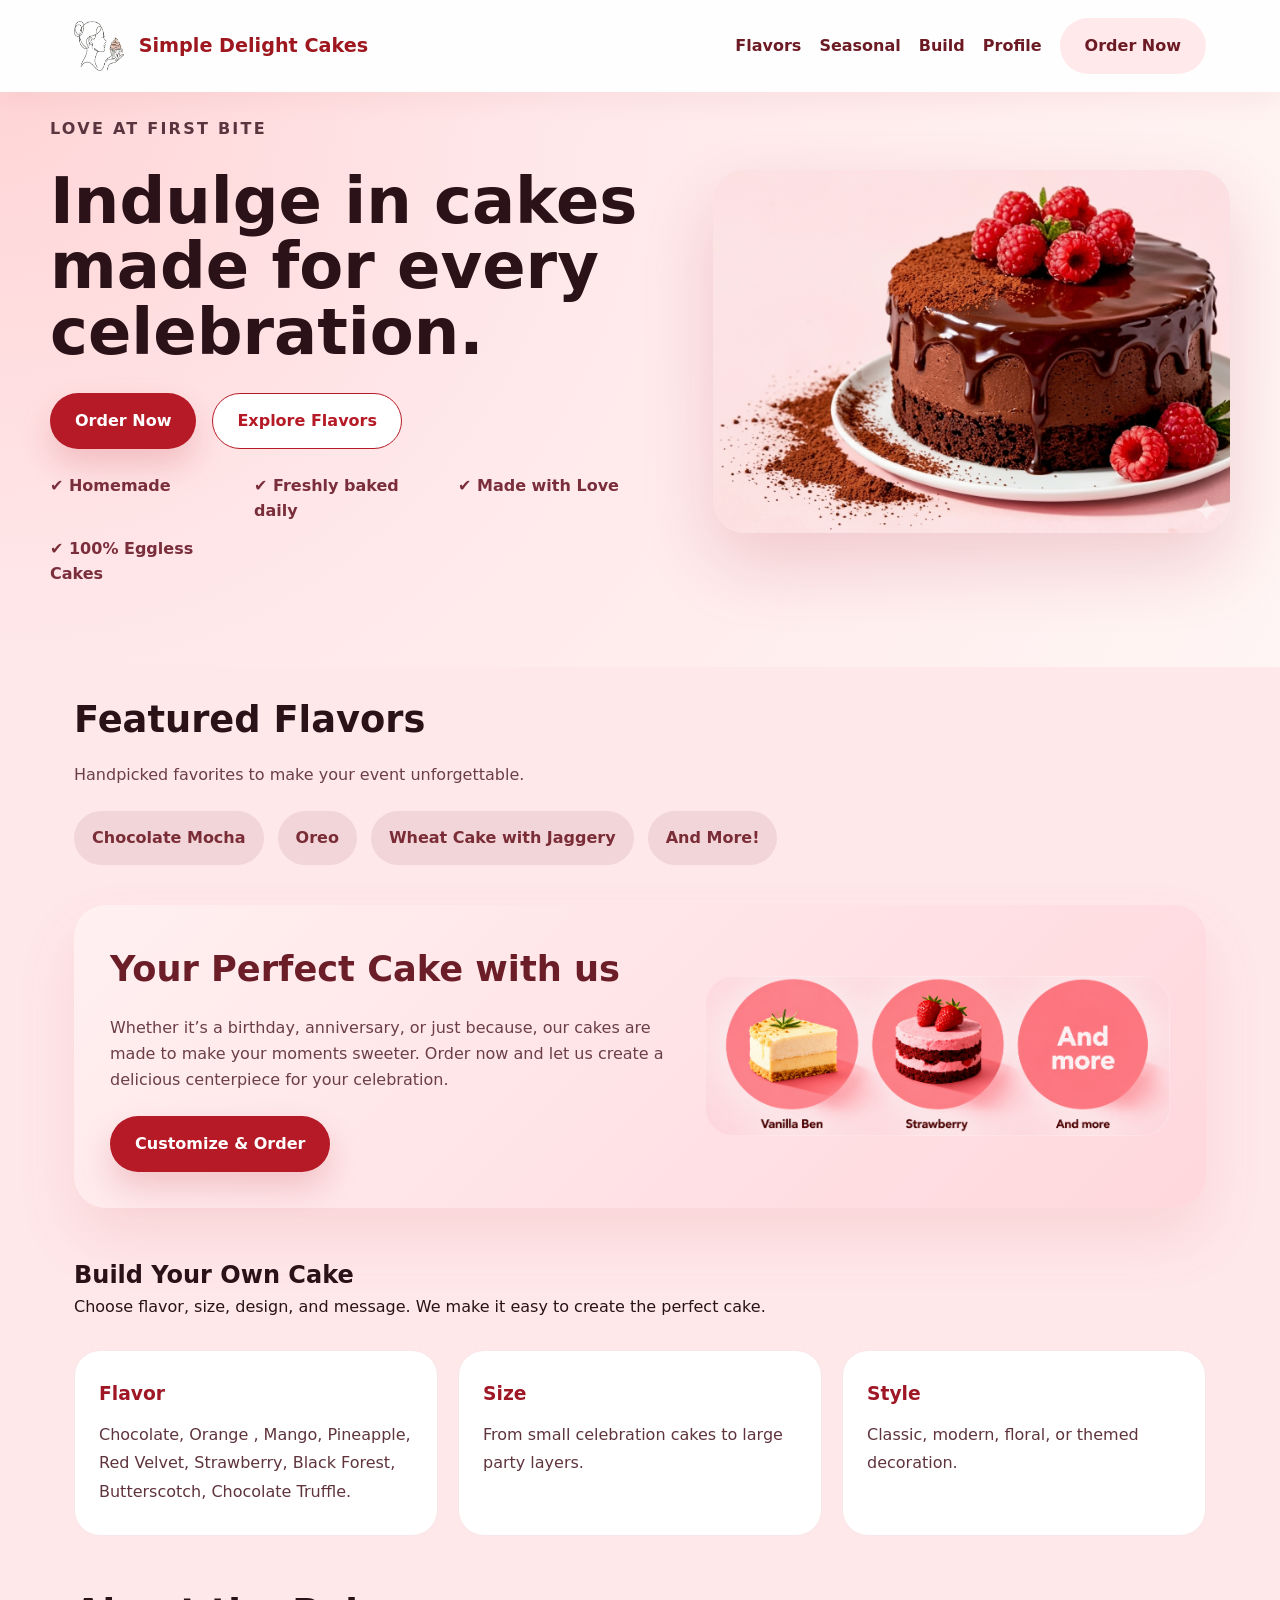
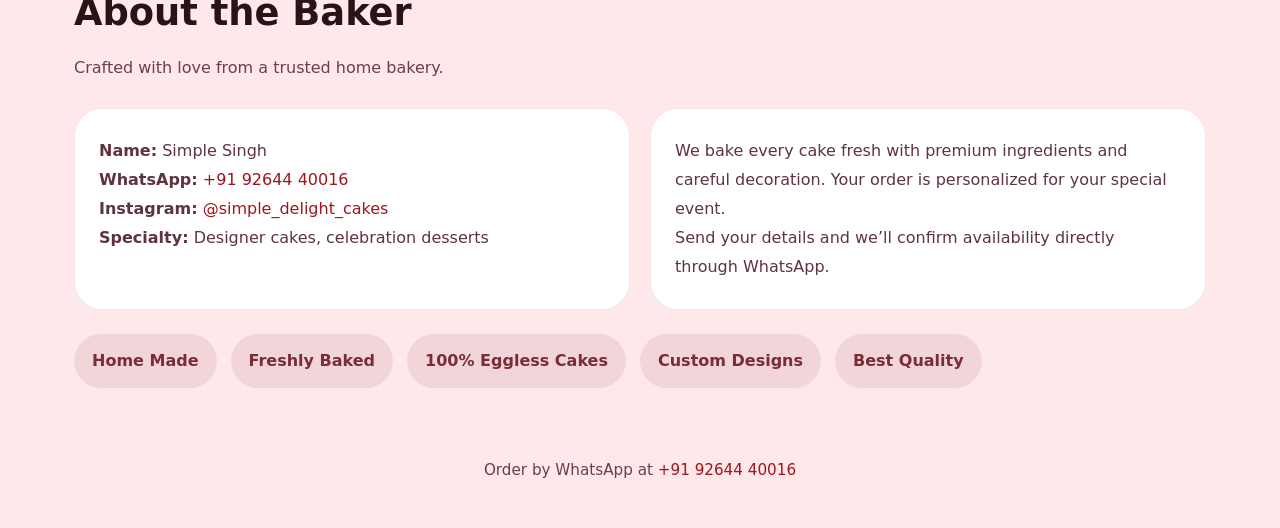
<file: index.html>
<!doctype html>
<html lang="en">
  <head>
    <meta charset="UTF-8" />
    <meta name="viewport" content="width=device-width, initial-scale=1.0" />
    <title>Simple Delight Cakes</title>
    <link rel="stylesheet" href="styles.css" />
  </head>
  <body>
    <header class="site-header">
      <div class="header-inner">
        <a class="logo" href="/">
          <img
            src="Logo_1.png"
            alt="Simple Delight Cakes logo"
            style="
              width: 50px;
              height: 50px;
              margin-right: 8px;
              vertical-align: middle;
            "
          />
          Simple Delight Cakes
        </a>
        <button class="hamburger" id="hamburgerBtn">
          <span></span>
          <span></span>
          <span></span>
        </button>
        <nav class="nav-links" id="navLinks">
          <a href="#flavors">Flavors</a>
          <a href="#specials">Seasonal</a>
          <a href="#build">Build</a>
          <a href="#profile">Profile</a>
          <a class="button tertiary" href="order.html">Order Now</a>
        </nav>
      </div>
    </header>

    <main>
      <section class="hero">
        <div class="hero-grid">
          <div class="hero-copy">
            <p class="eyebrow">Love at first bite</p>
            <h1>Indulge in cakes made for every celebration.</h1>
            <p>

            </p>
            <div class="hero-actions">
              <a class="button primary" href="order.html">Order Now</a>
              <a class="button secondary" href="#flavors">Explore Flavors</a>
            </div>
            <div class="hero-notes">
              <span>✔ Homemade</span>
              <span>✔ Freshly baked daily</span>
              <span>✔ Made with Love</span>
              <span>✔ 100% Eggless Cakes</span>
            </div>
          </div>
          <div class="hero-image">
            <img src="Cake_1.png" alt="Chocolate cake with raspberries" />
          </div>
        </div>
      </section>

<section id="flavors" class="section featured">
  <div class="section-heading">
    <h2>Featured Flavors</h2>
    <p>Handpicked favorites to make your event unforgettable.</p>
  </div>

  <div class="rating-row" , style="margin-top: 24px">
          <!-- <div class="rating-pill">Vanilla</div> -->
          <!-- <div class="rating-pill">Chocolate</div> -->
          <!-- <div class="rating-pill">Orange</div> -->
          <!-- <div class="rating-pill">Pineapple</div> -->
          <!-- <div class="rating-pill">Mango</div> -->
          <!-- <div class="rating-pill">Red Velvet</div> -->
          <!-- <div class="rating-pill">Strawberry</div> -->
          <!-- <div class="rating-pill">Black Forest</div> -->
          <!-- <div class="rating-pill">Butterscotch</div> -->
          <!-- <div class="rating-pill">Chocolate Truffle</div> -->
          <div class="rating-pill">Chocolate Mocha</div>
          <div class="rating-pill">Oreo</div>
          <div class="rating-pill">Wheat Cake with Jaggery</div>
          <div class="rating-pill">And More!</div>
        </div>

</section>

      <section id="specials" class="section special-highlight">
        <div class="special-card">
          <div class="special-copy">
            
            <h2>Your Perfect Cake with us</h2>
            <p>
                Whether it’s a birthday, anniversary, or just because, our cakes
                are made to make your moments sweeter. Order now and let us
                create a delicious centerpiece for your celebration.
            </p>
            <a class="button primary" href="order.html">Customize & Order</a>
          </div>
          
          <div class="special-image-2"></div>
        </div>
      </section>

      <section id="build" class="section build-section">
        <div class="build-copy">
          <h2>Build Your Own Cake</h2>
          <p>
            Choose flavor, size, design, and message. We make it easy to create
            the perfect cake.
          </p>
        </div>
        <div class="build-grid">
          <div class="build-card">
            <h3>Flavor</h3>
            <p>
              Chocolate, Orange , Mango, Pineapple, Red Velvet, Strawberry,
              Black Forest, Butterscotch, Chocolate Truffle.
            </p>
          </div>
          <div class="build-card">
            <h3>Size</h3>
            <p>From small celebration cakes to large party layers.</p>
          </div>
          <div class="build-card">
            <h3>Style</h3>
            <p>Classic, modern, floral, or themed decoration.</p>
          </div>
        </div>
      </section>

      <section id="profile" class="section profile-section">
        <div class="section-heading">
          <h2>About the Baker</h2>
          <p>Crafted with love from a trusted home bakery.</p>
        </div>
        <div class="profile-grid">
          <div class="profile-card">
            <p><strong>Name:</strong> Simple Singh</p>
            <p>
              <strong>WhatsApp:</strong>
              <a
                href="https://wa.me/919264440016"
                target="_blank"
                rel="noreferrer"
                >+91 92644 40016</a
              >
            </p>
             <p>
              <strong>Instagram:</strong>
              <a
                href="https://www.instagram.com/simple_delight_cakes/"
                target="_blank"
                rel="noreferrer"
                >@simple_delight_cakes</a
              >
            </p>
            <p>
              <strong>Specialty:</strong> Designer cakes, celebration desserts
            </p>
          </div>
          <div class="profile-card">
            <p>
              We bake every cake fresh with premium ingredients and careful
              decoration. Your order is personalized for your special event.
            </p>
            <p>
              Send your details and we’ll confirm availability directly through
              WhatsApp.
            </p>
          </div>
        </div>
        <div class="rating-row" , style="margin-top: 24px">
          <div class="rating-pill">Home Made</div>
          <div class="rating-pill">Freshly Baked</div>
          <div class="rating-pill">100% Eggless Cakes</div>
          <div class="rating-pill">Custom Designs</div>
          <div class="rating-pill">Best Quality</div>
        </div>
      </section>
    </main>

    <footer class="footer">
      <p>
        Order by WhatsApp at
        <a href="https://wa.me/919264440016" target="_blank" rel="noreferrer"
          >+91 92644 40016</a
        >
      </p>
    </footer>

    <script>
      const hamburgerBtn = document.getElementById('hamburgerBtn');
      const navLinks = document.getElementById('navLinks');

      hamburgerBtn.addEventListener('click', () => {
        hamburgerBtn.classList.toggle('active');
        navLinks.classList.toggle('active');
      });

      // Close menu when a link is clicked
      navLinks.querySelectorAll('a').forEach(link => {
        link.addEventListener('click', () => {
          hamburgerBtn.classList.remove('active');
          navLinks.classList.remove('active');
        });
      });
    </script>
  </body>
</html>
</file>
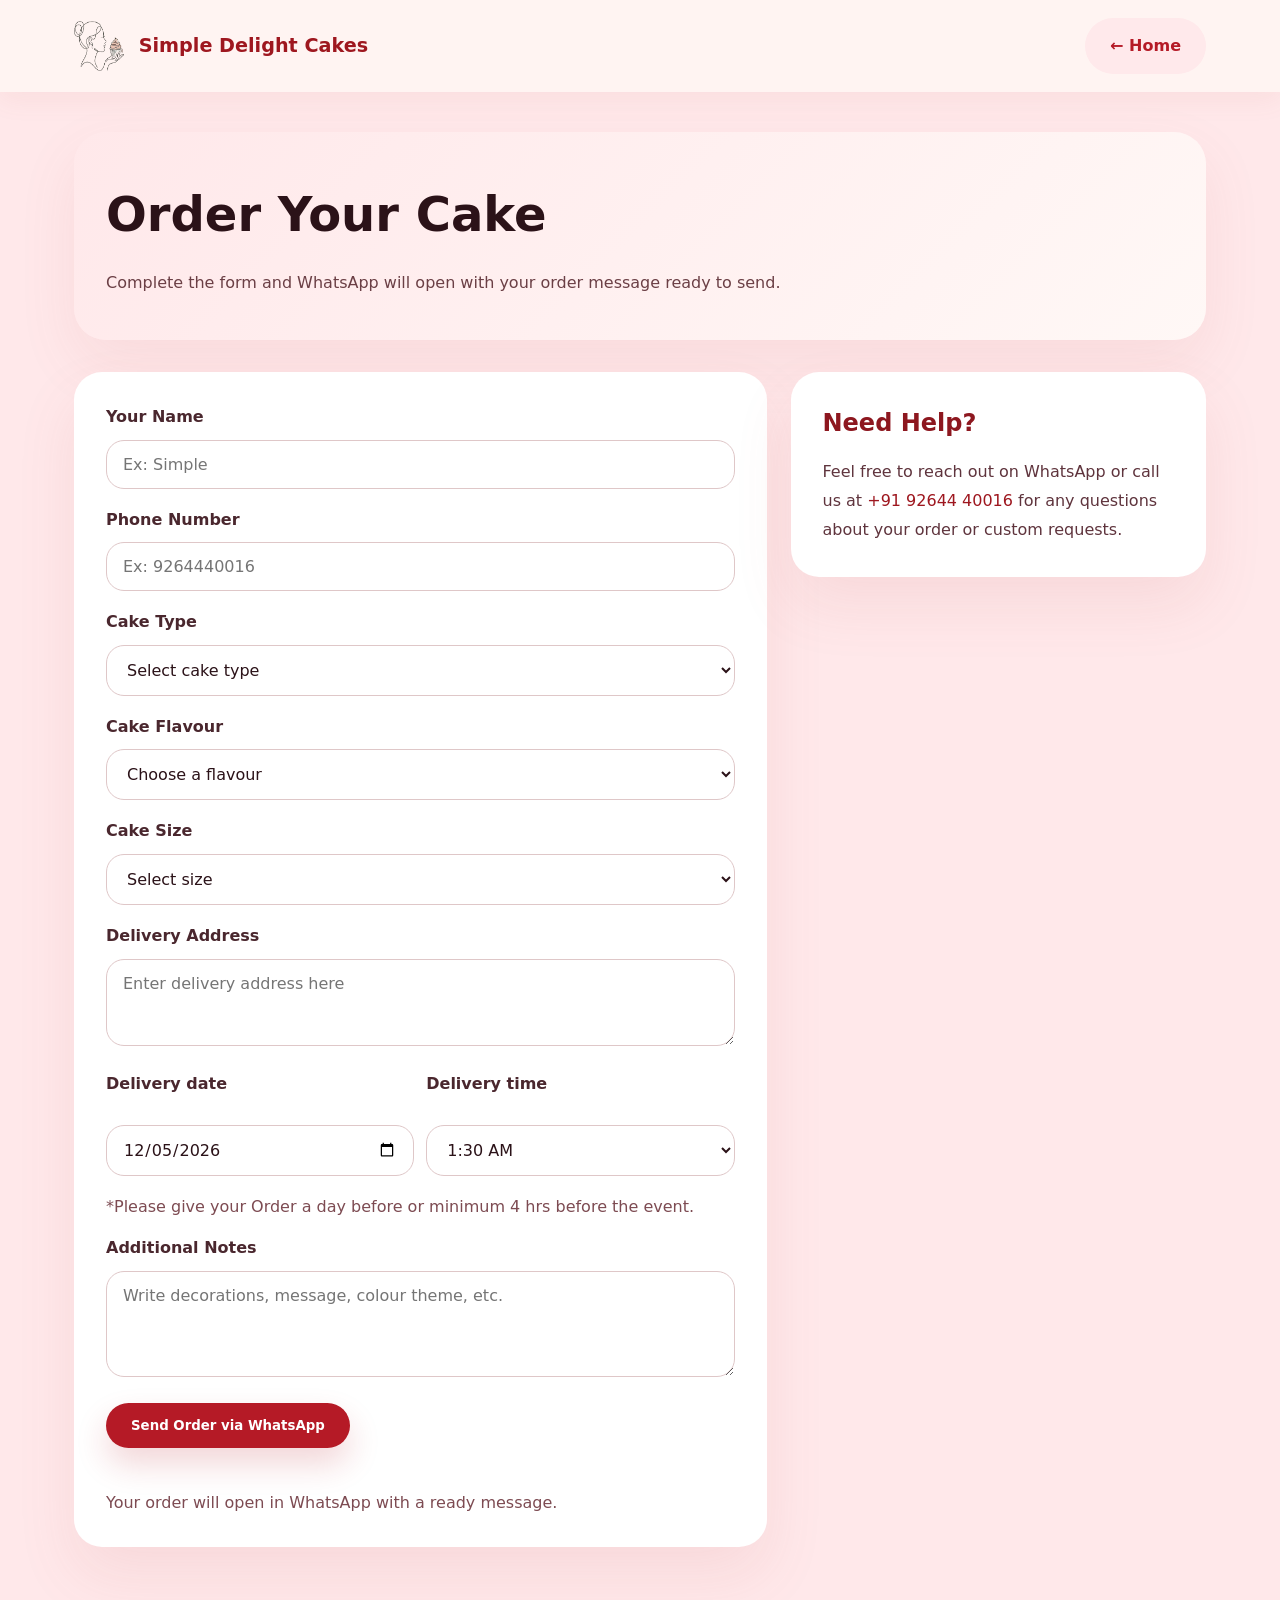
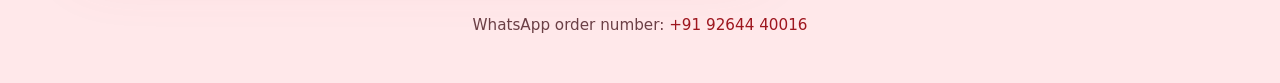
<file: order.html>
<!doctype html>
<html lang="en">
  <head>
    <meta charset="UTF-8" />
    <meta name="viewport" content="width=device-width, initial-scale=1.0" />
    <title>Place Your Cake Order</title>
    <link rel="stylesheet" href="styles.css" />
  </head>
  <body>
    <header class="site-header alt">
      <div class="header-inner">
        <a class="logo" href="/">
          <img
            src="Logo_1.png"
            alt="Simple Delight Cakes logo"
            style="
              width: 50px;
              height: 50px;
              margin-right: 8px;
              vertical-align: middle;
            "
          />
          Simple Delight Cakes
        </a>
        <a class="button tertiary" href="/">← Home</a>
      </div>
    </header>

    <main class="order-page">
      <section class="order-hero">
        <div class="order-hero-copy">
          <h1>Order Your Cake</h1>
          <p>
            Complete the form and WhatsApp will open with your order message
            ready to send.
          </p>
        </div>
      </section>

      <section class="order-grid">
        <section class="order-form-card">
          <form id="cakeOrderForm">
            <label>
              Your Name
              <input
                type="text"
                name="name"
                required
                pattern="[A-Za-z ]+"
                title="Name should contain only letters and spaces"
                placeholder="Ex: Simple"
              />
            </label>

            <label>
              Phone Number
              <input
                type="tel"
                name="phone"
                required
                pattern="\d{10}"
                title="Enter a 10-digit phone number"
                placeholder="Ex: 9264440016"
              />
            </label>

            <label>
              Cake Type
              <select name="cakeType" required>
                <option value="" selected disabled>Select cake type</option>
                <option>Birthday Cake</option>
                <option>Wedding Cake</option>
                <option>Anniversary Cake</option>
                <option>Custom Cake</option>
              </select>
            </label>

            <label>
              Cake Flavour
              <select name="cakeFlavour" required>
                <option value="" selected disabled>Choose a flavour</option>
                <option>Vanilla Cake</option>
                <option>Chocolate Cake</option>
                <option>Orange Cake</option>
                <option>Mango Cake</option>
                <option>Pineapple Cake</option>
                <option>Red Velvet Cake</option>
                <option>Strawberry Cake</option>
                <option>Black Forest Cake</option>
                <option>Butterscotch Cake</option>
                <option>Chocolate Truffle Cake</option>
              </select>
            </label>

            <label>
              Cake Size
              <select name="cakeSize" required>
                <option value="" selected disabled>Select size</option>
                <option>0.5 Kg</option>
                <option>1 Kg</option>
                <option>1.5 Kg</option>
                <option>2 Kg</option>
                <option>3 Kg+</option>
                <option>Custom</option>
              </select>
            </label>

            <label>
              Delivery Address
              <textarea
                name="delivery-address"
                rows="3"
                placeholder="Enter delivery address here"
                required
              ></textarea>
            </label>

            <div
              style="
                display: flex;
                gap: 12px;
                flex-wrap: wrap;
                margin-bottom: 16px;
              "
            >
              <div style="flex: 1 1 220px; min-width: 180px">
                <label for="delivery-date">Delivery date</label>
                <input
                  type="date"
                  id="delivery-date"
                  name="delivery-date"
                  required
                  style="width: 100%"
                />
              </div>
              <div style="flex: 1 1 220px; min-width: 180px">
                <label for="delivery-time">Delivery time</label>
                <select
                  id="delivery-time"
                  name="delivery-time"
                  required
                  style="width: 100%"
                ></select>
              </div>
            </div>

            <p id="summary"></p>

            <div style="margin-bottom: 16px">
              <p class="helper-text">
                *Please give your Order a day before or minimum 4 hrs before the
                event.
              </p>
            </div>

            <label>
              Additional Notes
              <textarea
                name="notes"
                rows="4"
                placeholder="Write decorations, message, colour theme, etc."
              ></textarea>
            </label>

            <button class="button primary" type="submit">
              Send Order via WhatsApp
            </button>
          </form>
          <p class="helper-text">
            Your order will open in WhatsApp with a ready message.
          </p>
        </section>

        <aside class="order-summary">
          <div class="summary-card">
            <h2>Need Help?</h2>
            <p>
              Feel free to reach out on WhatsApp or call us at
              <a
                href="https://wa.me/919264440016"
                target="_blank"
                rel="noreferrer"
                >+91 92644 40016</a
              >
              for any questions about your order or custom requests.
            </p>
          </div>
        </aside>
      </section>
    </main>

    <footer class="footer">
      <p>
        WhatsApp order number:
        <a href="https://wa.me/919264440016" target="_blank" rel="noreferrer"
          >+91 92644 40016</a
        >
      </p>
    </footer>

    <script>
      const dateInput = document.getElementById("delivery-date");
      const timeSelect = document.getElementById("delivery-time");
      const summary = document.getElementById("summary");

      // All 48 half-hour slots
      const allSlots = [];
      for (let h = 0; h < 24; h++) {
        [0, 30].forEach((m) => {
          const hh = h % 12 === 0 ? 12 : h % 12;
          const mm = m === 0 ? "00" : "30";
          const ampm = h < 12 ? "AM" : "PM";
          allSlots.push({
            label: `${hh}:${mm} ${ampm}`,
            value: String(h).padStart(2, "0") + ":" + mm,
            minutes: h * 60 + m,
          });
        });
      }

      function toDateStr(d) {
        return d.toISOString().split("T")[0];
      }

      // Returns the earliest allowed DateTime (now + 4hrs, rounded up to :00 or :30)
      function getMinDateTime() {
        const now = new Date();
        now.setHours(now.getHours() + 4);
        const m = now.getMinutes();
        if (m > 0 && m <= 30) {
          now.setMinutes(30, 0, 0);
        } else if (m > 30) {
          now.setHours(now.getHours() + 1);
          now.setMinutes(0, 0, 0);
        } else {
          now.setMinutes(0, 0, 0);
        }
        return now;
      }

      function populateTime(selectedDate) {
        const minDT = getMinDateTime();
        const minDate = toDateStr(minDT);
        const minMinutes =
          selectedDate <= minDate
            ? minDT.getHours() * 60 + minDT.getMinutes()
            : 0;

        timeSelect.innerHTML = "";
        allSlots.forEach((slot) => {
          if (slot.minutes >= minMinutes) {
            const opt = document.createElement("option");
            opt.value = slot.value;
            opt.textContent = slot.label;
            timeSelect.appendChild(opt);
          }
        });

        if (timeSelect.options.length === 0) {
          const emptyOption = document.createElement("option");
          emptyOption.textContent = "No available times";
          emptyOption.disabled = true;
          emptyOption.selected = true;
          timeSelect.appendChild(emptyOption);
        }
      }

      function setupDate() {
        const minDT = getMinDateTime();
        const minDate = toDateStr(minDT);
        dateInput.setAttribute("min", minDate);
        if (!dateInput.value || dateInput.value < minDate) {
          dateInput.value = minDate;
        }
        populateTime(dateInput.value);
      }

      dateInput.addEventListener("change", () => populateTime(dateInput.value));
      setupDate();

      document
        .getElementById("cakeOrderForm")
        .addEventListener("submit", function (event) {
          event.preventDefault();
          const form = event.target;
          const data = new FormData(form);
          const name = data.get("name").trim();
          const phone = data.get("phone").trim();
          const cakeType = data.get("cakeType").trim();
          const cakeFlavour = data.get("cakeFlavour").trim();
          const cakeSize = data.get("cakeSize").trim();
          const deliveryTime = data.get("delivery-time").trim();
          const deliveryDate = data.get("delivery-date").trim();
          const deliveryAddress = data.get("delivery-address").trim();
          const notes = data.get("notes").trim();

          const nameValid = /^[A-Za-z ]+$/.test(name);
          const phoneValid = /^\d{10}$/.test(phone);
          if (!nameValid) {
            alert("Name should contain only letters and spaces.");
            return;
          }
          if (!phoneValid) {
            alert("Mobile number must contain exactly 10 digits.");
            return;
          }

          const message = `Hello,%20I%20would%20like%20to%20order%20a%20cake.%0A%0AName:%20${encodeURIComponent(name)}%0APhone:%20${encodeURIComponent(phone)}%0ACake%20Type:%20${encodeURIComponent(cakeType)}%0AFlavour:%20${encodeURIComponent(cakeFlavour)}%0ASize:%20${encodeURIComponent(cakeSize)}%0ADelivery%20Address:%20${encodeURIComponent(deliveryAddress)}%0ADelivery%20Date:%20${encodeURIComponent(deliveryDate)}%0ADelivery%20Time:%20${encodeURIComponent(deliveryTime)}%0ANotes:%20${encodeURIComponent(notes)}%0A%0APlease%20confirm%20availability.`;
        const waUrl = `https://wa.me/919264440016?text=${message}`;
          window.open(waUrl, "_blank");
        });
    </script>
  </body>
</html>
</file>
<file: styles.css>
* {
  box-sizing: border-box;
  margin: 0;
  padding: 0;
}

body {
  font-family: Inter, system-ui, sans-serif;
  line-height: 1.6;
  color: #2b1218;
  background: #ffe8ea;
}

a {
  color: #9e171f;
  text-decoration: none;
}

button,
input,
select,
textarea {
  font-family: inherit;
}

.site-header {
  position: sticky;
  top: 0;
  z-index: 20;
  background: rgba(255, 255, 255, 0.95);
  backdrop-filter: blur(12px);
  box-shadow: 0 8px 24px rgba(184, 88, 74, 0.08);
}

.site-header.alt {
  background: #fff4f2;
  box-shadow: 0 8px 24px rgba(188, 105, 95, 0.08);
}

.header-inner {
  max-width: 1180px;
  margin: 0 auto;
  padding: 18px 24px;
  display: flex;
  align-items: center;
  justify-content: space-between;
  gap: 16px;
}

.logo {
  font-size: 1.2rem;
  font-weight: 800;
  color: #9e171f;
}

.nav-links {
  display: flex;
  flex-wrap: wrap;
  align-items: center;
  gap: 18px;
}

.nav-links a {
  color: #6c1b24;
  font-weight: 600;
}

.hamburger {
  display: none;
  flex-direction: column;
  background: none;
  border: none;
  cursor: pointer;
  padding: 6px;
  gap: 5px;
}

.hamburger span {
  width: 28px;
  height: 3px;
  background: #9e171f;
  border-radius: 2px;
  transition: all 0.3s ease;
}

.hamburger.active span:nth-child(1) {
  transform: rotate(45deg) translate(10px, 10px);
}

.hamburger.active span:nth-child(2) {
  opacity: 0;
}

.hamburger.active span:nth-child(3) {
  transform: rotate(-45deg) translate(7px, -7px);
}

.button {
  display: inline-flex;
  align-items: center;
  justify-content: center;
  padding: 14px 24px;
  border-radius: 999px;
  border: 1px solid transparent;
  font-weight: 700;
  transition: transform 0.2s ease, box-shadow 0.2s ease, background 0.2s ease;
}

.button:hover {
  transform: translateY(-1px);
}

.primary {
  background: #b51a26;
  color: #fff;
  box-shadow: 0 16px 32px rgba(181, 26, 38, 0.18);
}

.whatsapp {
  background: #25D366;
  color: #fff;
  box-shadow: 0 16px 32px rgba(37, 211, 102, 0.18);
  margin: 20px auto;
  display: block;
}

.secondary {
  background: #fff;
  color: #b51a26;
  border-color: #b51a26;
}

.tertiary {
  background: #ffe9eb;
  color: #b51a26;
}

.hero {
  padding: 24px 24px 80px;
  background: radial-gradient(circle at top left, #ffd5d7 0%, #ffe8ea 40%, #fff5f4 100%);
}

.hero-grid {
  max-width: 1180px;
  margin: 0 auto;
  display: grid;
  grid-template-columns: 1.1fr 0.9fr;
  align-items: center;
  gap: 32px;
}

.hero-copy {
  max-width: 600px;
}

.eyebrow {
  color: #c72531;
  font-weight: 700;
  letter-spacing: 0.14em;
  text-transform: uppercase;
  margin-bottom: 18px;
}

.hero h1 {
  font-size: clamp(2.8rem, 5vw, 4.4rem);
  line-height: 1.02;
  margin-bottom: 22px;
}

.hero p {
  color: #5a353f;
  margin-bottom: 28px;
  max-width: 580px;
}

.hero-actions {
  display: flex;
  flex-wrap: wrap;
  gap: 16px;
  margin-bottom: 24px;
}

.hero-notes {
  display: grid;
  grid-template-columns: repeat(3, minmax(0, 1fr));
  gap: 12px;
  color: #7a2e3b;
  font-weight: 600;
}

.hero-image {
  display: flex;
  justify-content: center;
  align-items: center;
}

.hero-image img {
  width: 100%;
  max-width: 560px;
  border-radius: 32px;
  box-shadow: 0 30px 70px rgba(177, 40, 57, 0.18);
}

.section {
  padding: 24px 24px;
  max-width: 1180px;
  margin: 0 auto;
}

.section-heading h2 {
  font-size: 2.3rem;
  margin-bottom: 12px;
}

.section-heading p {
  color: #6b3f45;
  max-width: 720px;
}

.featured-grid,
.build-grid,
.profile-grid,
.order-grid {
  display: grid;
  gap: 20px;
}

.featured-grid {
  grid-template-columns: repeat(3, minmax(220px, 1fr));
  margin-top: 32px;
}

.feature-card {
  background: #fff;
  padding: 28px 24px;
  border-radius: 28px;
  border: 1px solid rgba(181, 26, 38, 0.12);
  box-shadow: 0 22px 50px rgba(173, 68, 78, 0.08);
}

.feature-title {
  display: inline-flex;
  font-size: 1.05rem;
  font-weight: 800;
  margin-bottom: 14px;
  color: #9d1727;
}

.feature-card p {
  color: #5f343d;
  line-height: 1.8;
}

.special-highlight {
  padding-top: 16px;
}

.special-card {
  display: grid;
  grid-template-columns: 1.1fr 0.9fr;
  gap: 26px;
  align-items: center;
  background: linear-gradient(135deg, #fff0f1 0%, #ffd7dc 100%);
  padding: 36px;
  border-radius: 32px;
  box-shadow: 0 30px 60px rgba(206, 74, 84, 0.12);
}

.section-label {
  display: inline-flex;
  background: #b9242f;
  color: #fff;
  padding: 10px 16px;
  border-radius: 999px;
  font-size: 0.88rem;
  font-weight: 700;
  margin-bottom: 18px;
}

.special-card h2 {
  font-size: 2.2rem;
  margin-bottom: 18px;
  color: #6c1e28;
}

.special-card p {
  max-width: 560px;
  color: #6b3f45;
  margin-bottom: 24px;
}

.special-meta {
  display: flex;
  flex-wrap: wrap;
  gap: 12px;
  margin-bottom: 28px;
  color: #7b2e39;
  font-weight: 600;
}

.special-image {
  min-height: 320px;
  border-radius: 28px;
  background: url('Cake_theme.jpeg') center/cover no-repeat;
  box-shadow: inset 0 0 0 1px rgba(255,255,255,0.22);
}

.special-image-2 {
  min-height: 160px;
  width: 100%;
  border-radius: 28px;
  background: url('Cake_and_more.png') center/cover no-repeat;
  background-size: cover;
  box-shadow: inset 0 0 0 1px rgba(255,255,255,0.22);
}

.special-image {
  width: 100%;
  background-size: cover;
}

@media (max-width: 980px) {
  .special-image-2 {
    min-height: 260px;
    background-size: contain;
    background-position: center;
    background-repeat: no-repeat;
  }
}

@media (max-width: 640px) {
  .special-image,
  .special-image-2 {
    min-height: 240px;
  }
}

.build-copy {
  margin-bottom: 30px;
}

.build-grid {
  grid-template-columns: repeat(3, minmax(220px, 1fr));
}

.build-card {
  background: #fff;
  border-radius: 26px;
  padding: 28px 24px;
  border: 1px solid rgba(181, 26, 38, 0.1);
}

.build-card h3 {
  margin-bottom: 12px;
  color: #9f1725;
}

.build-card p {
  color: #5f343d;
  line-height: 1.8;
}

.profile-section {
  padding-bottom: 44px;
}

.profile-grid {
  grid-template-columns: repeat(2, minmax(240px, 1fr));
  margin-top: 28px;
}

.profile-card {
  background: #fff;
  border-radius: 28px;
  padding: 28px 24px;
  border: 1px solid rgba(181, 26, 38, 0.1);
}

.profile-card p {
  color: #5f343d;
  line-height: 1.8;
}

.rating-row {
  display: flex;
  flex-wrap: wrap;
  gap: 14px;
  margin-top: 24px;
}

.rating-pill {
  background: #f2d5d8;
  color: #7a2d36;
  padding: 14px 18px;
  border-radius: 999px;
  font-weight: 700;
}

.order-page {
  padding: 40px 24px 40px;
  max-width: 1180px;
  margin: 0 auto;
}

.order-hero {
  background: linear-gradient(135deg, #ffe8ea 0%, #fff8f6 100%);
  border-radius: 32px;
  padding: 44px 32px;
  margin-bottom: 32px;
  box-shadow: 0 24px 60px rgba(183, 92, 87, 0.09);
}

.order-hero-copy h1 {
  font-size: clamp(2rem, 4vw, 3rem);
  margin-bottom: 18px;
}

.order-hero-copy p {
  color: #6b3f45;
  max-width: 720px;
}

.order-grid {
  grid-template-columns: 1.5fr 0.9fr;
  gap: 24px;
}

.order-form-card,
.order-grid
.summary-card {
  background: #fff;
  border-radius: 28px;
  padding: 32px;
  box-shadow: 0 28px 60px rgba(183, 92, 87, 0.1);
  
  gap: 24px;
}

.order-form-card {
  display: flex;
  flex-direction: column;
}

.order-form-card form {
  width: 100%;
}

.summary-card h2,
.summary-card h3 {
  color: #8d171f;
  margin-bottom: 16px;
}

.summary-card p,
.summary-card ul {
  color: #5f343d;
  line-height: 1.8;
}

.summary-card ul {
  list-style: disc;
  padding-left: 18px;
  margin-top: 14px;
}

label {
  display: block;
  margin-bottom: 18px;
  color: #4a272e;
  font-weight: 700;
}

input,
select,
textarea {
  width: 100%;
  border: 1px solid #dfc7c8;
  border-radius: 18px;
  padding: 14px 16px;
  margin-top: 10px;
  font-size: 1rem;
  color: #2b1218;
  background: #fff;
}

textarea {
  resize: vertical;
}

.helper-text {
  margin-top: 18px;
  color: #7d4b52;
}

.footer {
  text-align: center;
  padding: 26px 24px 46px;
  color: #6b3f45;
  font-size: 0.95rem;
}

@media (max-width: 980px) {
  .hero-grid,
  .special-card,
  .order-grid,
  .featured-grid,
  .build-grid,
  .profile-grid {
    grid-template-columns: 1fr;
  }

  .hero-notes {
    grid-template-columns: 1fr;
  }
}

@media (max-width: 768px) {
  .hamburger {
    display: flex;
  }

  .nav-links {
    position: absolute;
    top: 100%;
    left: 0;
    right: 0;
    background: rgba(255, 255, 255, 0.98);
    backdrop-filter: blur(12px);
    flex-direction: column;
    gap: 0;
    max-height: 0;
    overflow: hidden;
    transition: max-height 0.3s ease;
    padding: 0;
    box-shadow: 0 8px 24px rgba(184, 88, 74, 0.12);
  }

  .nav-links.active {
    max-height: 500px;
    padding: 16px 0;
  }

  .nav-links a {
    display: block;
    padding: 14px 24px;
    border-bottom: 1px solid #f0e6e4;
  }

  .nav-links a:last-child {
    border-bottom: none;
  }

  .nav-links .button {
    margin: 12px 16px;
    width: calc(100% - 32px);
  }
}

@media (max-width: 640px) {
  .header-inner {
    flex-direction: row;
    align-items: center;
    justify-content: space-between;
  }

  .logo {
    font-size: 1rem;
  }

  .logo img {
    width: 40px !important;
    height: 40px !important;
    margin-right: 6px !important;
  }

  .hero h1 {
    font-size: 2.6rem;
  }

  .hero-actions {
    flex-direction: column;
  }

  .order-form-card,
  .summary-card {
    padding: 24px;
  }

  .button {
    padding: 10px 16px;
    font-size: 0.9rem;
  }
}

/* In styles.css */
.carousel-wrapper {
  overflow: hidden;
  position: relative;
  width: 100%;        
}

.carousel-track {
  display: flex;
  transition: transform 0.5s ease;
  gap: 16px;
  will-change: transform;
}

.feature-card {
  min-width: calc(100% / 3 - 11px);
  flex-shrink: 0;
  background: #fff;
  border-radius: 16px;
  padding: 20px;
  box-sizing: border-box;  /* add this — prevents padding from overflowing */
  word-wrap: break-word;   /* add this — forces text to wrap */
  overflow-wrap: break-word;
}

/* Show 1 card on mobile */
@media (max-width: 640px) {
  .feature-card {
    min-width: 100%;
    max-width: 100%;

  }
}

/* Show 2 cards on tablet */
@media (min-width: 641px) and (max-width: 1024px) {
  .feature-card {
    min-width: calc(50% - 8px);
  }
}

.carousel-dots {
  display: flex;
  justify-content: center;
  gap: 8px;
  margin-top: 16px;
}

.carousel-dots .dot {
  width: 8px;
  height: 8px;
  border-radius: 50%;
  background: #ddd;
  cursor: pointer;
  transition: background 0.3s;
}

.carousel-dots .dot.active {
  background: #8b1a1a; /* match your brand color */
}
</file>
